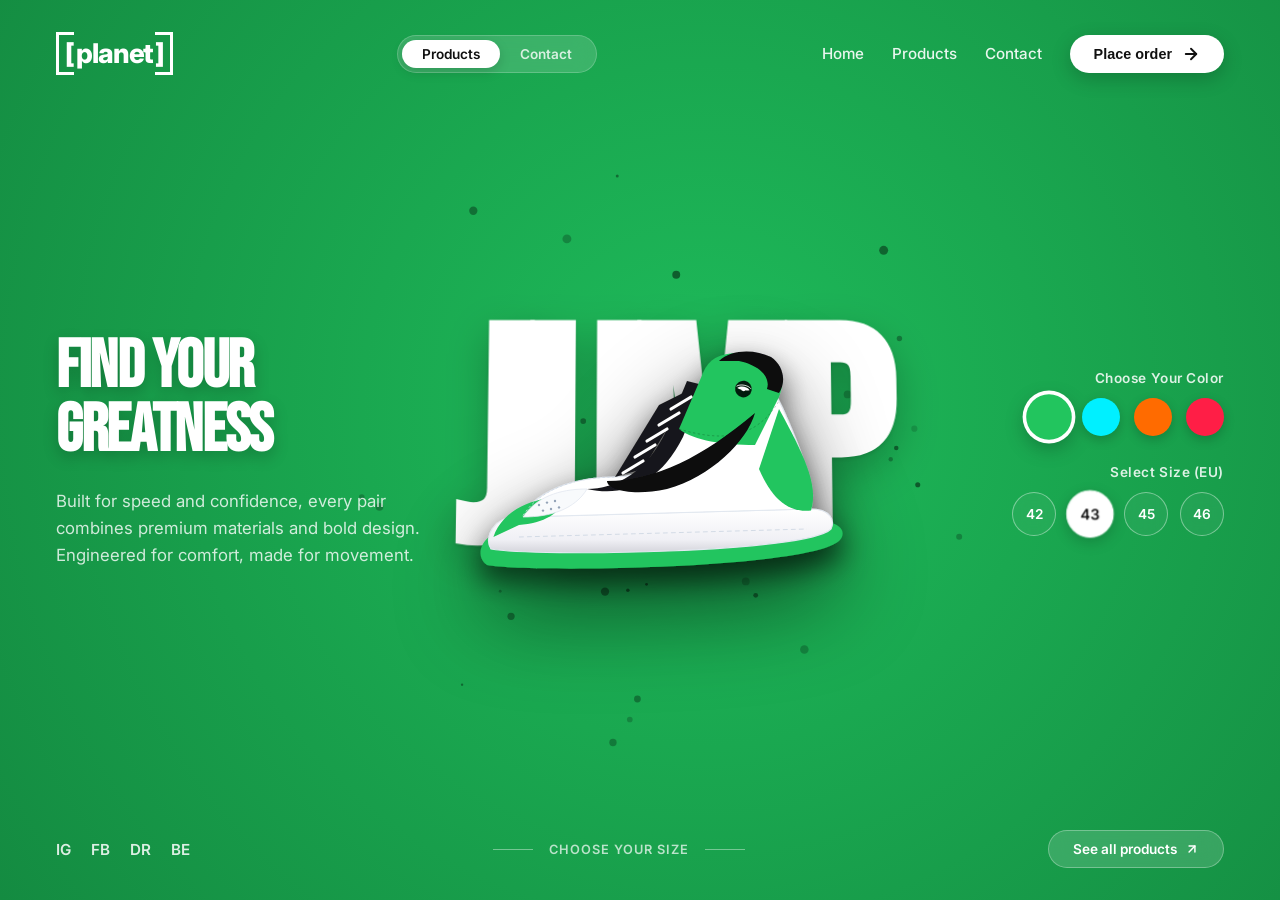
<file: apps/planet/index.html>
<!DOCTYPE html>
<html lang="en">
<head>
  <meta charset="UTF-8">
  <meta name="viewport" content="width=device-width, initial-scale=1.0">
  <title>[planet] — Find Your Greatness</title>
  <link rel="stylesheet" href="styles.css">
  <link rel="preconnect" href="https://fonts.googleapis.com">
  <link rel="preconnect" href="https://fonts.gstatic.com" crossorigin>
  <link href="https://fonts.googleapis.com/css2?family=Bebas+Neue&family=Inter:wght@400;500;600;700;800;900&family=Oswald:wght@700&display=swap" rel="stylesheet">
</head>
<body>
  <!-- Canvas for dynamic ink splatter particles -->
  <canvas id="particles-canvas"></canvas>

  <div class="viewport-container" id="app-container">
    <!-- 1. Header Navigation -->
    <header class="navbar">
      <a href="#" class="logo">
        <span class="logo-bracket">[</span>planet<span class="logo-bracket-right">]</span>
      </a>

      <!-- Center Segmented Pill -->
      <div class="nav-center-toggle">
        <a href="#products" class="toggle-pill active" id="pill-products">Products</a>
        <a href="#contact" class="toggle-pill" id="pill-contact">Contact</a>
      </div>

      <!-- Right Navigation Links & CTA -->
      <div class="nav-right">
        <a href="#home" class="nav-link">Home</a>
        <a href="#products" class="nav-link">Products</a>
        <a href="#contact" class="nav-link">Contact</a>
        <button class="btn-place-order" onclick="openOrderModal()">
          <span>Place order</span>
          <svg width="18" height="18" viewBox="0 0 24 24" fill="none" stroke="currentColor" stroke-width="2.5" stroke-linecap="round" stroke-linejoin="round">
            <line x1="5" y1="12" x2="19" y2="12"></line>
            <polyline points="12 5 19 12 12 19"></polyline>
          </svg>
        </button>
      </div>
    </header>

    <!-- 2. Hero Showcase Stage -->
    <main class="hero-stage" id="hero-stage">
      <!-- Left Editorial Copy -->
      <div class="hero-left">
        <h1 class="title-find-your">
          FIND YOUR<br>GREATNESS
        </h1>
        <p class="hero-description">
          Built for speed and confidence, every pair combines premium materials and bold design. Engineered for comfort, made for movement.
        </p>
      </div>

      <!-- Center 3D Sneaker Visual & Giant JUMP Typography -->
      <div class="center-sneaker-stage">
        <!-- Giant "JUMP" Backdrop -->
        <div class="giant-jump-text" id="jump-bg">JUMP</div>

        <!-- Floating High-Top Sneaker with Mouse Tilt Physics -->
        <div class="sneaker-wrapper" id="sneaker-wrapper">
          <svg class="sneaker-svg" viewBox="0 0 600 400" xmlns="http://www.w3.org/2000/svg">
            <defs>
              <filter id="shadowFilter" x="-20%" y="-20%" width="150%" height="150%">
                <feDropShadow dx="0" dy="18" stdDeviation="16" flood-color="#000000" flood-opacity="0.45"/>
              </filter>
              <linearGradient id="soleGradient" x1="0" y1="0" x2="0" y2="1">
                <stop offset="0%" stop-color="#ffffff"/>
                <stop offset="70%" stop-color="#f0f0f5"/>
                <stop offset="100%" stop-color="#d4d4db"/>
              </linearGradient>
            </defs>

            <!-- Sneaker Base Silhouette & Outsole -->
            <g filter="url(#shadowFilter)">
              <!-- Outer Rubber Tread -->
              <path class="shoe-accent" fill="#22c55e" d="M 80 340 C 130 350, 480 345, 520 310 C 530 300, 525 285, 490 285 L 110 295 C 80 295, 60 325, 80 340 Z" />

              <!-- White Midsole -->
              <path fill="url(#soleGradient)" stroke="#e2e8f0" stroke-width="1.5" d="M 85 320 C 140 330, 480 325, 510 295 C 515 285, 510 270, 485 270 L 115 280 C 90 280, 75 305, 85 320 Z" />

              <!-- White Midsole Texture Lines -->
              <line x1="120" y1="305" x2="480" y2="295" stroke="#cbd5e1" stroke-width="1" stroke-dasharray="6,4" />

              <!-- White Leather Upper Base -->
              <path fill="#ffffff" stroke="#e2e8f0" stroke-width="1.5" d="M 120 280 C 150 240, 200 230, 240 230 C 270 230, 310 215, 335 155 L 360 95 C 365 80, 385 75, 420 85 L 450 145 C 470 190, 490 240, 485 270 Z" />

              <!-- Dynamic Accent Toe Cap Overlay -->
              <path class="shoe-accent" fill="#22c55e" d="M 88 305 C 100 270, 140 255, 175 255 C 175 275, 150 288, 120 290 Z" />

              <!-- Perforated Toe Box (White with tiny vent dots) -->
              <path fill="#f8fafc" stroke="#e2e8f0" stroke-width="1" d="M 125 280 C 145 250, 180 245, 205 245 C 190 270, 160 280, 125 280 Z" />
              <!-- Air Vent Dots -->
              <circle cx="145" cy="265" r="1.5" fill="#94a3b8"/>
              <circle cx="155" cy="262" r="1.5" fill="#94a3b8"/>
              <circle cx="165" cy="260" r="1.5" fill="#94a3b8"/>
              <circle cx="150" cy="272" r="1.5" fill="#94a3b8"/>
              <circle cx="160" cy="270" r="1.5" fill="#94a3b8"/>
              <circle cx="170" cy="268" r="1.5" fill="#94a3b8"/>

              <!-- Black Leather Mid-Panel Eyestay -->
              <path fill="#18181b" d="M 205 245 C 240 245, 280 225, 305 170 L 330 110 L 350 115 L 325 180 C 295 240, 250 255, 205 245 Z" />

              <!-- Dynamic Accent Ankle Flap & Collar -->
              <path class="shoe-accent" fill="#22c55e" d="M 320 170 L 350 100 C 360 75, 385 70, 425 80 C 445 85, 455 105, 445 130 L 415 190 C 375 190, 340 185, 320 170 Z" />

              <!-- Black Padded Ankle Collar -->
              <path fill="#09090b" d="M 370 85 C 385 70, 415 70, 435 80 C 450 90, 455 110, 445 125 L 430 120 C 435 105, 420 90, 395 85 Z" />

              <!-- Embossed Wings Logo Badge -->
              <g transform="translate(390, 105) rotate(10) scale(0.65)">
                <circle cx="20" cy="20" r="16" fill="#000000" opacity="0.85"/>
                <!-- Stylized wings icon -->
                <path d="M 8 20 C 14 14, 26 14, 32 20 C 26 23, 14 23, 8 20 Z" fill="#ffffff" />
                <path d="M 6 17 C 12 11, 28 11, 34 17" stroke="#ffffff" stroke-width="1.5" fill="none"/>
                <circle cx="20" cy="20" r="4" fill="#ffffff"/>
              </g>

              <!-- Dynamic Accent Heel Counter Overlay -->
              <path class="shoe-accent" fill="#22c55e" d="M 445 145 C 475 200, 495 240, 485 272 C 455 275, 435 255, 420 220 Z" />

              <!-- High-Contrast Black Swoosh -->
              <path fill="#09090b" d="M 230 235 C 290 235, 350 205, 415 150 C 405 185, 360 230, 305 245 C 260 255, 230 245, 230 235 Z" />

              <!-- Dynamic Lacing System (Crisp White Laces across Black Tongue) -->
              <path fill="#18181b" d="M 240 230 L 295 140 L 335 120 L 275 220 Z" />
              <!-- Lace Bars -->
              <path d="M 250 225 L 275 210" stroke="#ffffff" stroke-width="4" stroke-linecap="round"/>
              <path d="M 265 205 L 290 190" stroke="#ffffff" stroke-width="4" stroke-linecap="round"/>
              <path d="M 280 185 L 305 170" stroke="#ffffff" stroke-width="4" stroke-linecap="round"/>
              <path d="M 295 165 L 320 150" stroke="#ffffff" stroke-width="4" stroke-linecap="round"/>
              <path d="M 310 145 L 335 130" stroke="#ffffff" stroke-width="4" stroke-linecap="round"/>

              <!-- Stitched Detail Seams -->
              <path d="M 125 278 C 150 240, 200 230, 240 230" stroke="#cbd5e1" stroke-width="1" stroke-dasharray="3,3" fill="none"/>
              <path d="M 320 170 C 370 185, 415 185, 445 135" stroke="rgba(0,0,0,0.25)" stroke-width="1" stroke-dasharray="3,3" fill="none"/>
            </g>
          </svg>
        </div>
      </div>

      <!-- Right Interactive Controls -->
      <div class="hero-right-controls">
        <!-- Color Palette Picker -->
        <div class="control-group">
          <span class="control-label">Choose Your Color</span>
          <div class="color-swatches">
            <div class="color-swatch swatch-green active" onclick="setTheme('green')" title="Electric Green"></div>
            <div class="color-swatch swatch-cyan" onclick="setTheme('cyan')" title="Neon Cyan"></div>
            <div class="color-swatch swatch-orange" onclick="setTheme('orange')" title="Solar Orange"></div>
            <div class="color-swatch swatch-red" onclick="setTheme('red')" title="Inferno Red"></div>
          </div>
        </div>

        <!-- Size Selection Pills -->
        <div class="control-group">
          <span class="control-label">Select Size (EU)</span>
          <div class="size-selector">
            <div class="size-pill" onclick="selectSize(this, '42')">42</div>
            <div class="size-pill active" onclick="selectSize(this, '43')">43</div>
            <div class="size-pill" onclick="selectSize(this, '45')">45</div>
            <div class="size-pill" onclick="selectSize(this, '46')">46</div>
          </div>
        </div>
      </div>
    </main>

    <!-- 3. Bottom Bar -->
    <footer class="footer-bar">
      <!-- Social Media Links -->
      <div class="social-links">
        <a href="#instagram" class="social-icon">IG</a>
        <a href="#facebook" class="social-icon">FB</a>
        <a href="#dribbble" class="social-icon">DR</a>
        <a href="#behance" class="social-icon">BE</a>
      </div>

      <!-- Center Accent Line & Hint -->
      <div class="footer-center-hint">
        <span class="hint-line"></span>
        <span>Choose your size</span>
        <span class="hint-line"></span>
      </div>

      <!-- All Products Pill Button -->
      <a href="#all-products" class="btn-all-products" onclick="showCatalogToast()">
        <span>See all products</span>
        <svg width="14" height="14" viewBox="0 0 24 24" fill="none" stroke="currentColor" stroke-width="2.5" stroke-linecap="round" stroke-linejoin="round">
          <line x1="7" y1="17" x2="17" y2="7"></line>
          <polyline points="7 7 17 7 17 17"></polyline>
        </svg>
      </a>
    </footer>
  </div>

  <!-- Order Placement Modal -->
  <div class="order-modal-backdrop" id="order-modal" onclick="closeOrderModal(event)">
    <div class="order-modal-card" onclick="event.stopPropagation()">
      <div class="modal-icon">👟</div>
      <h2 class="modal-title">Ready to Jump?</h2>
      <p class="modal-details">
        You've selected the <strong>[planet] Air High 'Greatness Edition'</strong>. Handcrafted with full-grain leather, responsive air cushioning, and signature performance grip.
      </p>

      <div class="modal-summary-box">
        <div>
          <span style="display:block; font-size: 0.75rem; color: #9ca3af;">COLOR</span>
          <strong id="modal-color-name" style="text-transform: capitalize;">Electric Green</strong>
        </div>
        <div>
          <span style="display:block; font-size: 0.75rem; color: #9ca3af;">SIZE</span>
          <strong id="modal-size-val">EU 43</strong>
        </div>
        <div>
          <span style="display:block; font-size: 0.75rem; color: #9ca3af;">PRICE</span>
          <strong style="color: #22c55e;">$195 USD</strong>
        </div>
      </div>

      <button class="btn-confirm-order" onclick="confirmOrder()">Confirm & Place Order</button>
    </div>
  </div>

  <script src="app.js"></script>
</body>
</html>
</file>
<file: apps/planet/styles.css>
/* PLANET - Find Your Greatness (High-Impact Sneaker Landing Page) */
:root {
  --theme-bg-start: #1ebb5a;
  --theme-bg-end: #148b41;
  --theme-accent: #22c55e;
  --theme-glow: rgba(34, 197, 94, 0.4);
  --text-white: #ffffff;
  --text-muted: rgba(255, 255, 255, 0.8);
  --font-display: 'Impact', 'Bebas Neue', 'Oswald', -apple-system, sans-serif;
  --font-body: 'Inter', -apple-system, BlinkMacSystemFont, sans-serif;
}

* {
  box-sizing: border-box;
  margin: 0;
  padding: 0;
  user-select: none;
}

body {
  width: 100vw;
  height: 100vh;
  overflow: hidden;
  font-family: var(--font-body);
  color: var(--text-white);
  background: radial-gradient(circle at 55% 45%, var(--theme-bg-start) 0%, var(--theme-bg-end) 100%);
  transition: background 0.6s cubic-bezier(0.16, 1, 0.3, 1);
  position: relative;
}

/* Background Splatter / Particles Canvas */
#particles-canvas {
  position: absolute;
  top: 0;
  left: 0;
  width: 100%;
  height: 100%;
  pointer-events: none;
  z-index: 1;
}

/* Main Container */
.viewport-container {
  position: relative;
  width: 100%;
  height: 100%;
  display: flex;
  flex-direction: column;
  justify-content: space-between;
  padding: 32px 56px;
  z-index: 10;
}

/* 1. Header Navigation */
.navbar {
  display: flex;
  justify-content: space-between;
  align-items: center;
  width: 100%;
  z-index: 30;
}

.logo {
  display: flex;
  align-items: center;
  font-size: 1.7rem;
  font-weight: 800;
  letter-spacing: -0.04em;
  text-decoration: none;
  color: var(--text-white);
}

.logo-bracket {
  border-left: 3px solid #fff;
  border-top: 3px solid #fff;
  border-bottom: 3px solid #fff;
  padding: 2px 0 2px 6px;
  margin-right: 2px;
}

.logo-bracket-right {
  border-right: 3px solid #fff;
  border-top: 3px solid #fff;
  border-bottom: 3px solid #fff;
  padding: 2px 6px 2px 0;
  margin-left: 2px;
}

.nav-center-toggle {
  display: flex;
  background: rgba(255, 255, 255, 0.15);
  backdrop-filter: blur(10px);
  padding: 4px;
  border-radius: 999px;
  border: 1px solid rgba(255, 255, 255, 0.2);
}

.toggle-pill {
  padding: 6px 20px;
  border-radius: 999px;
  font-size: 0.85rem;
  font-weight: 600;
  cursor: pointer;
  color: rgba(255, 255, 255, 0.8);
  transition: all 0.2s ease;
  text-decoration: none;
}

.toggle-pill.active,
.toggle-pill:hover {
  background: #ffffff;
  color: #111111;
  box-shadow: 0 4px 12px rgba(0, 0, 0, 0.15);
}

.nav-right {
  display: flex;
  align-items: center;
  gap: 28px;
}

.nav-link {
  color: var(--text-white);
  text-decoration: none;
  font-size: 0.95rem;
  font-weight: 500;
  opacity: 0.9;
  transition: opacity 0.2s ease;
}

.nav-link:hover {
  opacity: 1;
}

.btn-place-order {
  display: flex;
  align-items: center;
  gap: 10px;
  background: #ffffff;
  color: #111111;
  padding: 10px 24px;
  border-radius: 999px;
  font-weight: 700;
  font-size: 0.9rem;
  text-decoration: none;
  box-shadow: 0 6px 20px rgba(0, 0, 0, 0.2);
  transition: transform 0.2s ease, box-shadow 0.2s ease;
  border: none;
  cursor: pointer;
}

.btn-place-order:hover {
  transform: translateY(-2px) scale(1.02);
  box-shadow: 0 10px 25px rgba(0, 0, 0, 0.25);
}

/* 2. Hero Centerpiece Stage */
.hero-stage {
  position: relative;
  flex: 1;
  display: flex;
  align-items: center;
  justify-content: space-between;
  width: 100%;
  max-width: 1440px;
  margin: 0 auto;
}

/* Left Hero Content */
.hero-left {
  max-width: 380px;
  z-index: 20;
}

.title-find-your {
  font-family: var(--font-display);
  font-size: 4.2rem;
  font-weight: 900;
  line-height: 0.95;
  letter-spacing: -0.02em;
  text-transform: uppercase;
  margin-bottom: 24px;
  text-shadow: 0 6px 16px rgba(0, 0, 0, 0.2);
}

.hero-description {
  font-size: 1.05rem;
  line-height: 1.6;
  color: var(--text-muted);
  font-weight: 400;
}

/* Center Sneaker Stage with Massive 3D Text */
.center-sneaker-stage {
  position: absolute;
  top: 50%;
  left: 52%;
  transform: translate(-50%, -50%);
  width: 720px;
  height: 520px;
  display: flex;
  align-items: center;
  justify-content: center;
  pointer-events: none;
  z-index: 15;
}

/* Giant "JUMP" Typography */
.giant-jump-text {
  position: absolute;
  font-family: var(--font-display);
  font-size: 19rem;
  font-weight: 900;
  letter-spacing: -0.05em;
  color: #ffffff;
  line-height: 0.8;
  z-index: 10;
  text-shadow: 
    0 15px 40px rgba(0, 0, 0, 0.25),
    0 2px 4px rgba(0, 0, 0, 0.1);
  transform: perspective(1000px) rotateX(4deg);
}

/* Floating Sneaker Wrapper with Parallax Tilt */
.sneaker-wrapper {
  position: absolute;
  z-index: 25;
  width: 480px;
  height: 480px;
  display: flex;
  align-items: center;
  justify-content: center;
  pointer-events: auto;
  cursor: grab;
  transition: transform 0.2s cubic-bezier(0.25, 0.46, 0.45, 0.94);
  animation: floatSneaker 4s ease-in-out infinite alternate;
}

.sneaker-wrapper:active {
  cursor: grabbing;
}

@keyframes floatSneaker {
  0% {
    transform: translate(0px, 0px) rotate(-22deg);
  }
  100% {
    transform: translate(0px, -18px) rotate(-19deg);
  }
}

/* SVG Sneaker Graphic */
.sneaker-svg {
  width: 100%;
  height: 100%;
  filter: drop-shadow(0 35px 45px rgba(0, 0, 0, 0.45)) drop-shadow(0 10px 15px rgba(0, 0, 0, 0.2));
  transition: filter 0.4s ease;
}

/* Sneaker Dynamic Color Classes */
.shoe-accent {
  transition: fill 0.5s ease;
}

/* Right Controls (Color & Size) */
.hero-right-controls {
  display: flex;
  flex-direction: column;
  gap: 28px;
  z-index: 20;
  align-items: flex-end;
}

.control-group {
  display: flex;
  flex-direction: column;
  align-items: flex-end;
  gap: 12px;
}

.control-label {
  font-size: 0.85rem;
  font-weight: 600;
  color: rgba(255, 255, 255, 0.85);
  letter-spacing: 0.04em;
}

.color-swatches {
  display: flex;
  gap: 14px;
}

.color-swatch {
  width: 38px;
  height: 38px;
  border-radius: 50%;
  cursor: pointer;
  transition: transform 0.2s ease, box-shadow 0.2s ease;
  position: relative;
  box-shadow: 0 4px 12px rgba(0, 0, 0, 0.2);
}

.color-swatch:hover {
  transform: scale(1.15);
}

.color-swatch.active {
  transform: scale(1.2);
  box-shadow: 0 0 0 3px #ffffff, 0 6px 18px rgba(0, 0, 0, 0.3);
}

.swatch-cyan { background: #00f0ff; }
.swatch-orange { background: #ff6b00; }
.swatch-red { background: #ff1e46; }
.swatch-green { background: #22c55e; }

/* Size Selector */
.size-selector {
  display: flex;
  gap: 12px;
}

.size-pill {
  width: 44px;
  height: 44px;
  border-radius: 50%;
  border: 1.5px solid rgba(255, 255, 255, 0.4);
  display: flex;
  align-items: center;
  justify-content: center;
  font-size: 0.85rem;
  font-weight: 600;
  cursor: pointer;
  background: rgba(255, 255, 255, 0.05);
  backdrop-filter: blur(8px);
  transition: all 0.2s ease;
}

.size-pill:hover {
  border-color: #ffffff;
  background: rgba(255, 255, 255, 0.2);
  transform: translateY(-2px);
}

.size-pill.active {
  background: #ffffff;
  color: #111111;
  border-color: #ffffff;
  box-shadow: 0 4px 15px rgba(0, 0, 0, 0.2);
  transform: scale(1.08);
}

/* 3. Footer Bar */
.footer-bar {
  display: flex;
  justify-content: space-between;
  align-items: center;
  width: 100%;
  z-index: 30;
}

.social-links {
  display: flex;
  gap: 20px;
}

.social-icon {
  color: rgba(255, 255, 255, 0.85);
  text-decoration: none;
  font-size: 0.95rem;
  font-weight: 600;
  transition: color 0.2s ease, transform 0.2s ease;
}

.social-icon:hover {
  color: #ffffff;
  transform: translateY(-2px);
}

.footer-center-hint {
  display: flex;
  align-items: center;
  gap: 16px;
  font-size: 0.8rem;
  font-weight: 600;
  letter-spacing: 0.08em;
  text-transform: uppercase;
  color: rgba(255, 255, 255, 0.7);
}

.hint-line {
  width: 40px;
  height: 1px;
  background: rgba(255, 255, 255, 0.4);
}

.btn-all-products {
  display: flex;
  align-items: center;
  gap: 8px;
  background: rgba(255, 255, 255, 0.15);
  backdrop-filter: blur(10px);
  border: 1px solid rgba(255, 255, 255, 0.3);
  color: var(--text-white);
  padding: 10px 24px;
  border-radius: 999px;
  font-size: 0.85rem;
  font-weight: 600;
  text-decoration: none;
  transition: all 0.2s ease;
  cursor: pointer;
}

.btn-all-products:hover {
  background: #ffffff;
  color: #111111;
  transform: translateY(-2px);
  box-shadow: 0 8px 20px rgba(0, 0, 0, 0.2);
}

/* Order Confirmation Modal */
.order-modal-backdrop {
  position: fixed;
  top: 0;
  left: 0;
  width: 100vw;
  height: 100vh;
  background: rgba(0, 0, 0, 0.6);
  backdrop-filter: blur(16px);
  display: none;
  align-items: center;
  justify-content: center;
  z-index: 100;
  opacity: 0;
  transition: opacity 0.3s ease;
}

.order-modal-backdrop.open {
  display: flex;
  opacity: 1;
}

.order-modal-card {
  background: #11141e;
  border: 1px solid rgba(255, 255, 255, 0.1);
  border-radius: 24px;
  padding: 36px;
  max-width: 460px;
  width: 90%;
  color: #fff;
  text-align: center;
  box-shadow: 0 25px 60px rgba(0, 0, 0, 0.5);
  transform: scale(0.9);
  transition: transform 0.3s cubic-bezier(0.16, 1, 0.3, 1);
}

.order-modal-backdrop.open .order-modal-card {
  transform: scale(1);
}

.modal-icon {
  font-size: 3rem;
  margin-bottom: 16px;
}

.modal-title {
  font-size: 1.6rem;
  font-weight: 800;
  margin-bottom: 12px;
}

.modal-details {
  font-size: 0.95rem;
  color: rgba(255, 255, 255, 0.7);
  line-height: 1.6;
  margin-bottom: 24px;
}

.modal-summary-box {
  background: rgba(255, 255, 255, 0.05);
  border-radius: 12px;
  padding: 16px;
  margin-bottom: 24px;
  display: flex;
  justify-content: space-around;
  font-size: 0.9rem;
}

.btn-confirm-order {
  background: var(--theme-accent);
  color: #000;
  border: none;
  border-radius: 999px;
  padding: 14px 32px;
  font-weight: 800;
  font-size: 1rem;
  cursor: pointer;
  width: 100%;
  transition: transform 0.2s ease, box-shadow 0.2s ease;
}

.btn-confirm-order:hover {
  transform: translateY(-2px);
  box-shadow: 0 0 25px var(--theme-glow);
}
</file>
